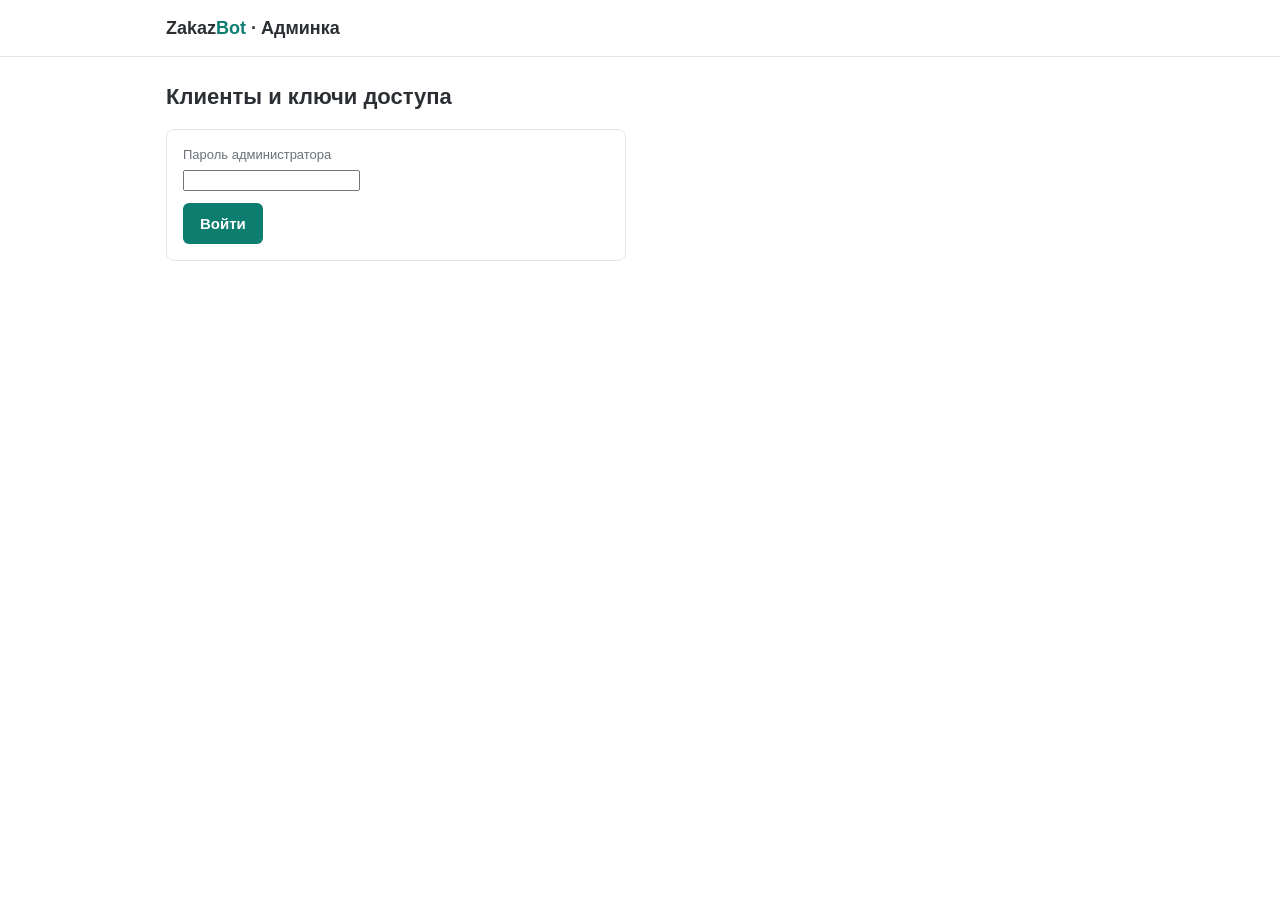
<file: admin-dashboard.html>
<!DOCTYPE html>
<html lang="ru">
<head>
  <meta charset="UTF-8">
  <meta name="viewport" content="width=device-width, initial-scale=1">
  <title>Админка клиентов — ZakazBot</title>
  <link rel="stylesheet" href="css/style.css">
</head>
<body>
  <header class="topbar">
    <div class="container topbar-inner">
      <span class="brand">Zakaz<span>Bot</span> · Админка</span>
      <nav><a href="#" id="admin-logout" style="display:none">Выйти</a></nav>
    </div>
  </header>

  <main class="container">
    <h1>Клиенты и ключи доступа</h1>
    <div id="setup-warning"></div>

    <!-- Гейт по паролю администратора (проверяется на сервере) -->
    <section class="card" id="admin-gate" style="max-width:460px">
      <div class="field">
        <label for="admin-pass">Пароль администратора</label>
        <input type="password" id="admin-pass" autocomplete="current-password">
      </div>
      <div style="margin-top:12px"><button type="button" id="admin-enter" class="btn">Войти</button></div>
      <div id="gate-msg"></div>
    </section>

    <!-- Панель (после ввода пароля) -->
    <div id="admin-panel" class="hidden">
      <section class="card">
        <h2 style="margin-top:0">Новый клиент</h2>
        <div class="form-row">
          <div class="field">
            <label for="nc-company">Название компании *</label>
            <input type="text" id="nc-company" placeholder="ОптТорг">
          </div>
          <div class="field">
            <label for="nc-email">Email (для уведомлений, необязательно)</label>
            <input type="email" id="nc-email" placeholder="client@company.uz">
          </div>
          <div class="field">
            <label for="nc-plan">План</label>
            <select id="nc-plan">
              <option value="basic">Basic</option>
              <option value="pro">Pro</option>
            </select>
          </div>
        </div>
        <button type="button" id="nc-create" class="btn">Создать клиента</button>
        <div id="nc-result"></div>
      </section>

      <section class="card">
        <h2 style="margin-top:0">Все клиенты</h2>
        <div id="clients-table"></div>
      </section>
    </div>
  </main>

  <script src="config.js"></script>
  <script src="js/admin-dashboard.js"></script>
</body>
</html>
</file>
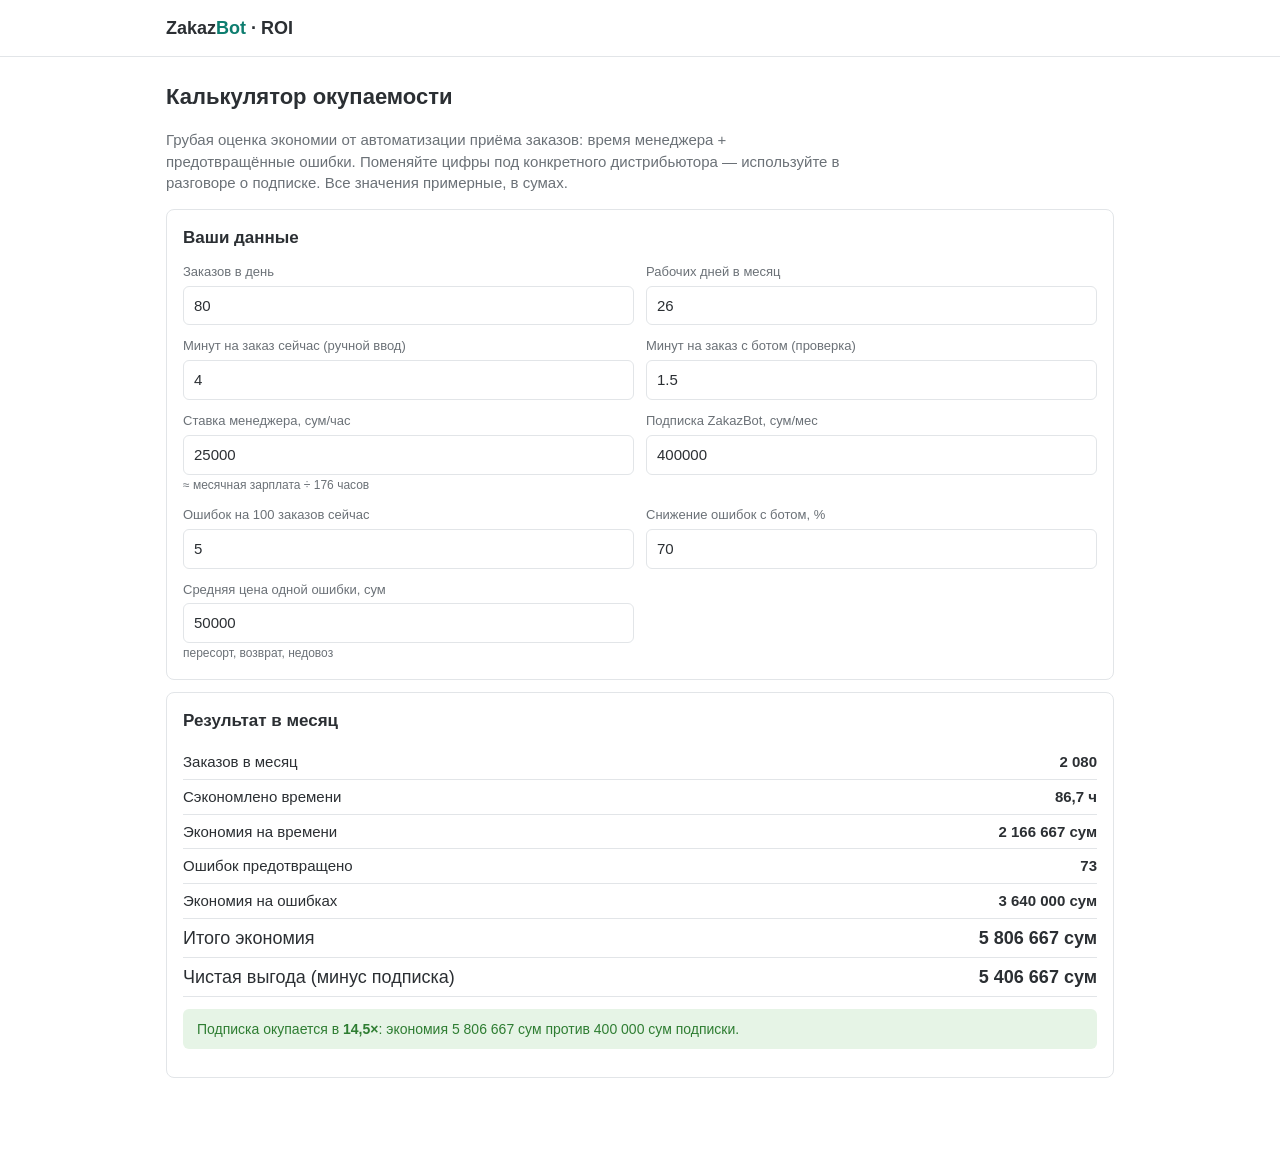
<file: roi.html>
<!DOCTYPE html>
<html lang="ru">
<head>
  <meta charset="UTF-8">
  <meta name="viewport" content="width=device-width, initial-scale=1">
  <title>ZakazBot — калькулятор окупаемости</title>
  <link rel="stylesheet" href="css/style.css">
  <style>
    .roi-grid { display: grid; grid-template-columns: 1fr 1fr; gap: 12px; }
    @media (max-width: 640px) { .roi-grid { grid-template-columns: 1fr; } }
    .roi-out { display: flex; justify-content: space-between; gap: 12px; padding: 6px 0; border-bottom: 1px solid var(--border); }
    .roi-out:last-child { border-bottom: none; }
    .roi-out .val { font-weight: 600; white-space: nowrap; }
    .roi-total { font-size: 18px; }
    .hint { font-size: 12px; color: var(--muted); margin-top: 2px; }
  </style>
</head>
<body>
  <header class="topbar">
    <div class="container topbar-inner">
      <span class="brand">Zakaz<span>Bot</span> · ROI</span>
    </div>
  </header>

  <main class="container">
    <h1>Калькулятор окупаемости</h1>
    <p style="color:var(--muted);max-width:680px">
      Грубая оценка экономии от автоматизации приёма заказов: время менеджера +
      предотвращённые ошибки. Поменяйте цифры под конкретного дистрибьютора —
      используйте в разговоре о подписке. Все значения примерные, в сумах.
    </p>

    <section class="card">
      <h2 style="margin-top:0">Ваши данные</h2>
      <div class="roi-grid">
        <div class="field">
          <label for="ordersDay">Заказов в день</label>
          <input type="number" id="ordersDay" value="80" min="0" step="1">
        </div>
        <div class="field">
          <label for="workdays">Рабочих дней в месяц</label>
          <input type="number" id="workdays" value="26" min="1" step="1">
        </div>
        <div class="field">
          <label for="minNow">Минут на заказ сейчас (ручной ввод)</label>
          <input type="number" id="minNow" value="4" min="0" step="0.5">
        </div>
        <div class="field">
          <label for="minBot">Минут на заказ с ботом (проверка)</label>
          <input type="number" id="minBot" value="1.5" min="0" step="0.5">
        </div>
        <div class="field">
          <label for="rate">Ставка менеджера, сум/час</label>
          <input type="number" id="rate" value="25000" min="0" step="1000">
          <div class="hint">≈ месячная зарплата ÷ 176 часов</div>
        </div>
        <div class="field">
          <label for="subscription">Подписка ZakazBot, сум/мес</label>
          <input type="number" id="subscription" value="400000" min="0" step="10000">
        </div>
        <div class="field">
          <label for="errNow">Ошибок на 100 заказов сейчас</label>
          <input type="number" id="errNow" value="5" min="0" step="1">
        </div>
        <div class="field">
          <label for="errCut">Снижение ошибок с ботом, %</label>
          <input type="number" id="errCut" value="70" min="0" max="100" step="5">
        </div>
        <div class="field">
          <label for="errCost">Средняя цена одной ошибки, сум</label>
          <input type="number" id="errCost" value="50000" min="0" step="5000">
          <div class="hint">пересорт, возврат, недовоз</div>
        </div>
      </div>
    </section>

    <section class="card">
      <h2 style="margin-top:0">Результат в месяц</h2>
      <div class="roi-out"><span>Заказов в месяц</span><span class="val" id="rOrders">—</span></div>
      <div class="roi-out"><span>Сэкономлено времени</span><span class="val" id="rHours">—</span></div>
      <div class="roi-out"><span>Экономия на времени</span><span class="val" id="rTimeMoney">—</span></div>
      <div class="roi-out"><span>Ошибок предотвращено</span><span class="val" id="rErrors">—</span></div>
      <div class="roi-out"><span>Экономия на ошибках</span><span class="val" id="rErrMoney">—</span></div>
      <div class="roi-out roi-total"><span>Итого экономия</span><span class="val" id="rTotal">—</span></div>
      <div class="roi-out roi-total"><span>Чистая выгода (минус подписка)</span><span class="val" id="rNet">—</span></div>
      <div id="rVerdict" style="margin-top:12px"></div>
    </section>
  </main>

  <script>
    var ids = ["ordersDay","workdays","minNow","minBot","rate","subscription","errNow","errCut","errCost"];
    function num(id) { var v = Number(document.getElementById(id).value); return isFinite(v) ? v : 0; }
    function sum(n) { return Math.round(n).toLocaleString("ru-RU") + " сум"; }

    function recompute() {
      var ordersMonth = num("ordersDay") * num("workdays");
      var minSaved = Math.max(0, num("minNow") - num("minBot"));
      var hoursSaved = ordersMonth * minSaved / 60;
      var timeMoney = hoursSaved * num("rate");

      var errorsNow = ordersMonth * (num("errNow") / 100);
      var errorsPrevented = errorsNow * (num("errCut") / 100);
      var errMoney = errorsPrevented * num("errCost");

      var total = timeMoney + errMoney;
      var sub = num("subscription");
      var net = total - sub;

      document.getElementById("rOrders").textContent = Math.round(ordersMonth).toLocaleString("ru-RU");
      document.getElementById("rHours").textContent = hoursSaved.toLocaleString("ru-RU", { maximumFractionDigits: 1 }) + " ч";
      document.getElementById("rTimeMoney").textContent = sum(timeMoney);
      document.getElementById("rErrors").textContent = errorsPrevented.toLocaleString("ru-RU", { maximumFractionDigits: 0 });
      document.getElementById("rErrMoney").textContent = sum(errMoney);
      document.getElementById("rTotal").textContent = sum(total);
      document.getElementById("rNet").textContent = sum(net);

      var v = document.getElementById("rVerdict");
      if (sub <= 0) {
        v.innerHTML = '<div class="msg msg-info">Укажите стоимость подписки, чтобы оценить окупаемость.</div>';
      } else if (net > 0) {
        var x = (total / sub);
        v.innerHTML = '<div class="msg msg-success">Подписка окупается в <b>' +
          x.toLocaleString("ru-RU", { maximumFractionDigits: 1 }) + '×</b>: экономия ' + sum(total) +
          ' против ' + sum(sub) + ' подписки.</div>';
      } else {
        v.innerHTML = '<div class="msg msg-warn">При этих цифрах подписка пока не окупается. ' +
          'Попробуйте реальные объёмы заказов и стоимость ошибок — обычно именно ошибки дают основную экономию.</div>';
      }
    }

    ids.forEach(function (id) { document.getElementById(id).addEventListener("input", recompute); });
    recompute();
  </script>
</body>
</html>
</file>
<file: css/style.css>
/* ZakazBot — минималистичный деловой стиль.
   Палитра: белый фон, тёмно-серый текст, акцент тёмно-бирюзовый #0d7d6f,
   жёлтая подсветка уточнений #fff7d6 / #f0d775. */

:root {
  --accent: #0d7d6f;
  --accent-dark: #0a6457;
  --accent-light: #e6f2f0;
  --text: #2b2f33;
  --muted: #6b7177;
  --border: #e2e5e8;
  --warn-bg: #fff7d6;
  --warn-border: #f0d775;
  --warn-text: #7a6314;
  --danger: #c0392b;
  --ok: #2e7d32;
  --radius: 8px;
}

* { box-sizing: border-box; }

body {
  margin: 0;
  font-family: -apple-system, BlinkMacSystemFont, "Segoe UI", Roboto, "Helvetica Neue", Arial, sans-serif;
  background: #fff;
  color: var(--text);
  font-size: 15px;
  line-height: 1.45;
}

.container { max-width: 980px; margin: 0 auto; padding: 0 16px; }

h1 { font-size: 22px; margin: 0 0 16px; }
h2 { font-size: 17px; margin: 24px 0 12px; }
a { color: var(--accent); }
code { background: #f3f5f6; padding: 1px 5px; border-radius: 4px; font-size: 13px; }

/* ── Шапка ─────────────────────────────────────────────── */

.topbar {
  position: sticky;
  top: 0;
  z-index: 100;
  background: #fff;
  border-bottom: 1px solid var(--border);
}
.topbar-inner {
  display: flex;
  align-items: center;
  justify-content: space-between;
  gap: 12px;
  min-height: 56px;
  flex-wrap: wrap;
  padding-top: 6px;
  padding-bottom: 6px;
}
.brand {
  font-size: 18px;
  font-weight: 700;
  color: var(--text);
  text-decoration: none;
  white-space: nowrap;
}
.brand span { color: var(--accent); }
.topbar nav { display: flex; gap: 4px; flex-wrap: wrap; }
.topbar nav a {
  color: var(--muted);
  text-decoration: none;
  padding: 8px 12px;
  border-radius: 6px;
  font-weight: 500;
  white-space: nowrap;
}
.topbar nav a:hover { color: var(--accent); background: var(--accent-light); }
.topbar nav a.active { color: var(--accent); background: var(--accent-light); }
.topbar nav .auth-area {
  display: inline-flex;
  align-items: center;
  gap: 8px;
  margin-left: 6px;
  padding-left: 10px;
  border-left: 1px solid var(--border);
}
.auth-email {
  color: var(--muted);
  font-size: 13px;
  max-width: 170px;
  overflow: hidden;
  text-overflow: ellipsis;
  white-space: nowrap;
}
.topbar nav a.auth-logout { color: var(--danger); }
.topbar nav a.auth-logout:hover { background: #fdf1ef; }

/* Ключи доступа в админке */
.key-row { display: flex; align-items: center; gap: 10px; margin-top: 8px; flex-wrap: wrap; }
.key-code {
  font-family: ui-monospace, SFMono-Regular, Menlo, Consolas, monospace;
  font-weight: 600; letter-spacing: 1px;
  background: #f3f5f6; padding: 4px 10px; border-radius: 6px;
}
.key-row .key-code { font-size: 17px; }
.key-cell { white-space: nowrap; }
.key-cell .key-code { font-size: 13px; margin-right: 8px; }

main.container { padding-top: 24px; padding-bottom: 64px; }

/* ── Формы и кнопки ────────────────────────────────────── */

input[type="text"],
input[type="tel"],
input[type="number"],
input[type="search"],
input[type="file"],
select,
textarea {
  font: inherit;
  color: inherit;
  border: 1px solid var(--border);
  border-radius: 6px;
  padding: 8px 10px;
  background: #fff;
  width: 100%;
}
input:focus, select:focus, textarea:focus {
  outline: 2px solid rgba(13, 125, 111, 0.3);
  outline-offset: 1px;
  border-color: var(--accent);
}
textarea { resize: vertical; min-height: 110px; }
textarea.small { min-height: 60px; }

.field label {
  display: block;
  font-size: 13px;
  color: var(--muted);
  font-weight: 500;
  margin-bottom: 4px;
}
.form-row { display: flex; gap: 12px; flex-wrap: wrap; margin: 14px 0; }
.form-row .field { flex: 1; min-width: 200px; }

.btn {
  font: inherit;
  font-weight: 600;
  cursor: pointer;
  border: 1px solid transparent;
  border-radius: 6px;
  padding: 9px 16px;
  background: var(--accent);
  color: #fff;
  display: inline-flex;
  align-items: center;
  gap: 6px;
}
.btn:hover { background: var(--accent-dark); }
.btn:focus-visible { outline: 2px solid rgba(13, 125, 111, 0.4); outline-offset: 2px; }
.btn:disabled { opacity: 0.55; cursor: default; }
.btn-outline { background: #fff; color: var(--accent); border-color: var(--accent); }
.btn-outline:hover { background: var(--accent-light); }
.btn-danger { background: #fff; color: var(--danger); border-color: #e3b8b2; }
.btn-danger:hover { background: #fdf1ef; }
.btn-sm { padding: 5px 10px; font-size: 13px; font-weight: 500; }

/* ── Панель фильтров ───────────────────────────────────── */

.toolbar {
  display: flex;
  flex-wrap: wrap;
  gap: 8px;
  align-items: center;
  margin-bottom: 16px;
}
.toolbar .grow { flex: 1; min-width: 180px; }
.toolbar select { width: auto; }

/* ── Карточки ──────────────────────────────────────────── */

.card {
  border: 1px solid var(--border);
  border-radius: var(--radius);
  background: #fff;
  padding: 16px;
  margin-bottom: 12px;
}

.order-head {
  display: flex;
  justify-content: space-between;
  align-items: flex-start;
  gap: 12px;
  flex-wrap: wrap;
}
.order-client, .client-name { font-weight: 600; font-size: 16px; }
.order-meta, .client-sub { color: var(--muted); font-size: 13px; margin-top: 2px; }
.order-items-preview { color: var(--muted); font-size: 13px; margin-top: 8px; }
.order-actions {
  display: flex;
  gap: 8px;
  align-items: center;
  flex-wrap: wrap;
  margin-top: 12px;
}
.order-actions select { width: auto; padding: 5px 8px; font-size: 13px; }

/* ── Статусы ───────────────────────────────────────────── */

.badge {
  display: inline-block;
  padding: 3px 10px;
  border-radius: 999px;
  font-size: 12px;
  font-weight: 600;
  white-space: nowrap;
}
.badge-new { background: var(--accent-light); color: var(--accent); }
.badge-processing { background: #fff3e0; color: #b26a00; }
.badge-ready { background: #e6f4e6; color: var(--ok); }
.badge-urgent { background: #fdecea; color: var(--danger); }

/* ── Таблица позиций ───────────────────────────────────── */

.table-wrap { overflow-x: auto; }

.items-table {
  width: 100%;
  border-collapse: collapse;
  margin: 12px 0;
  min-width: 620px;
}
.items-table th, .items-table td {
  border: 1px solid var(--border);
  padding: 6px 8px;
  text-align: left;
  vertical-align: top;
}
.items-table th {
  background: #f6f8f9;
  font-size: 13px;
  font-weight: 600;
  color: var(--muted);
  white-space: nowrap;
}
.items-table td.num, .items-table td.sum { white-space: nowrap; }
.items-table tfoot td { font-weight: 600; }

.items-table .cell-input {
  border: none;
  border-radius: 4px;
  padding: 4px 4px;
  width: 100%;
  min-width: 56px;
  background: transparent;
}
.items-table .cell-input:focus {
  outline: 2px solid rgba(13, 125, 111, 0.3);
  outline-offset: 0;
}

/* Админка владельца: селекты «План»/«Статус» в таблице клиентов не сжимаем,
   чтобы текст («Pro», «Активен») был виден целиком даже с колонкой «Удалить».
   Таблице даём запас ширины — при нехватке места .table-wrap прокрутится. */
.plan-sel { width: auto; min-width: 78px; }
.status-sel { width: auto; min-width: 104px; }
#clients-table .items-table { min-width: 760px; }

/* Жёлтая подсветка строк, требующих уточнения (confidence=low или qty=null) */
tr.row-warn td {
  background: var(--warn-bg);
  border-color: var(--warn-border);
}
.item-note { font-size: 12px; color: var(--warn-text); margin-top: 2px; }
.item-confidence { font-size: 12px; color: var(--muted); margin-top: 2px; }
.item-confidence.warn { color: var(--warn-text); font-weight: 500; }

.row-del {
  border: none;
  background: none;
  color: var(--muted);
  font-size: 17px;
  line-height: 1;
  cursor: pointer;
  padding: 2px 6px;
}
.row-del:hover { color: var(--danger); }

/* ── Переключатель аудио/текст ─────────────────────────── */

.tabs {
  display: inline-flex;
  border: 1px solid var(--border);
  border-radius: 8px;
  overflow: hidden;
  margin-bottom: 14px;
}
.tabs button {
  font: inherit;
  font-weight: 600;
  padding: 8px 20px;
  border: none;
  background: #fff;
  color: var(--muted);
  cursor: pointer;
}
.tabs button.active { background: var(--accent); color: #fff; }

/* ── Аналитика (Pro) ─────────────────────────────────────── */
.analytics-controls { margin-bottom: 14px; }
.kpi-grid {
  display: grid;
  grid-template-columns: repeat(auto-fit, minmax(150px, 1fr));
  gap: 12px;
  margin-bottom: 14px;
}
.kpi {
  border: 1px solid var(--border);
  border-radius: var(--radius);
  background: #fff;
  padding: 14px 16px;
}
.kpi-label { color: var(--muted); font-size: 13px; }
.kpi-value { font-size: 22px; font-weight: 700; margin-top: 4px; }
.charts-grid {
  display: grid;
  grid-template-columns: repeat(auto-fit, minmax(320px, 1fr));
  gap: 14px;
}
.charts-grid > .card { margin: 0; }
.charts-grid .chart-wide { grid-column: 1 / -1; }
.charts-grid .card h3 { margin: 0 0 10px; font-size: 15px; }

.transcript {
  background: #f6f8f9;
  border: 1px solid var(--border);
  border-radius: 6px;
  padding: 10px 12px;
  font-size: 14px;
  margin-bottom: 8px;
  white-space: pre-wrap;
}

/* Список применённых нормализацией замен (под нормализованным текстом) */
.corrections { font-size: 13px; margin: -2px 0 8px; }
.corrections .corr-line { color: var(--muted); margin-top: 4px; }
.corrections .corr-line b { color: var(--text); }
.corrections .corr-warn {
  color: var(--warn-text);
  background: var(--warn-bg);
  border: 1px solid var(--warn-border);
  border-radius: 6px;
  padding: 6px 10px;
}

/* ── Сообщения ─────────────────────────────────────────── */

.msg {
  padding: 10px 14px;
  border-radius: 6px;
  margin: 12px 0;
  font-size: 14px;
}
.msg-info { background: var(--accent-light); color: var(--accent-dark); }
.msg-error { background: #fdecea; color: var(--danger); }
.msg-success { background: #e6f4e6; color: var(--ok); }
.msg-warn { background: var(--warn-bg); border: 1px solid var(--warn-border); color: var(--warn-text); }

.hidden { display: none !important; }

.spinner {
  display: inline-block;
  width: 13px;
  height: 13px;
  border: 2px solid rgba(13, 125, 111, 0.3);
  border-top-color: var(--accent);
  border-radius: 50%;
  animation: spin 0.8s linear infinite;
  vertical-align: -2px;
}
@keyframes spin { to { transform: rotate(360deg); } }

/* ── Клиенты ───────────────────────────────────────────── */

.client-head {
  display: flex;
  justify-content: space-between;
  align-items: flex-start;
  gap: 12px;
  flex-wrap: wrap;
}
.client-details {
  border-top: 1px dashed var(--border);
  margin-top: 12px;
  padding-top: 12px;
}
.history-item {
  display: flex;
  align-items: center;
  gap: 10px;
  flex-wrap: wrap;
  padding: 8px 0;
  border-bottom: 1px solid var(--border);
  font-size: 14px;
}
.history-item:last-child { border-bottom: none; }
.history-preview { color: var(--muted); font-size: 13px; flex: 1; min-width: 160px; }
.history-actions { display: flex; gap: 6px; }

/* ── Адаптив ───────────────────────────────────────────── */

@media (max-width: 640px) {
  body { font-size: 14px; }
  h1 { font-size: 19px; }
  .topbar nav a { padding: 8px 8px; font-size: 14px; }
  .items-table { min-width: 560px; }
  .order-actions .btn { flex: 1; justify-content: center; }
}
</file>
